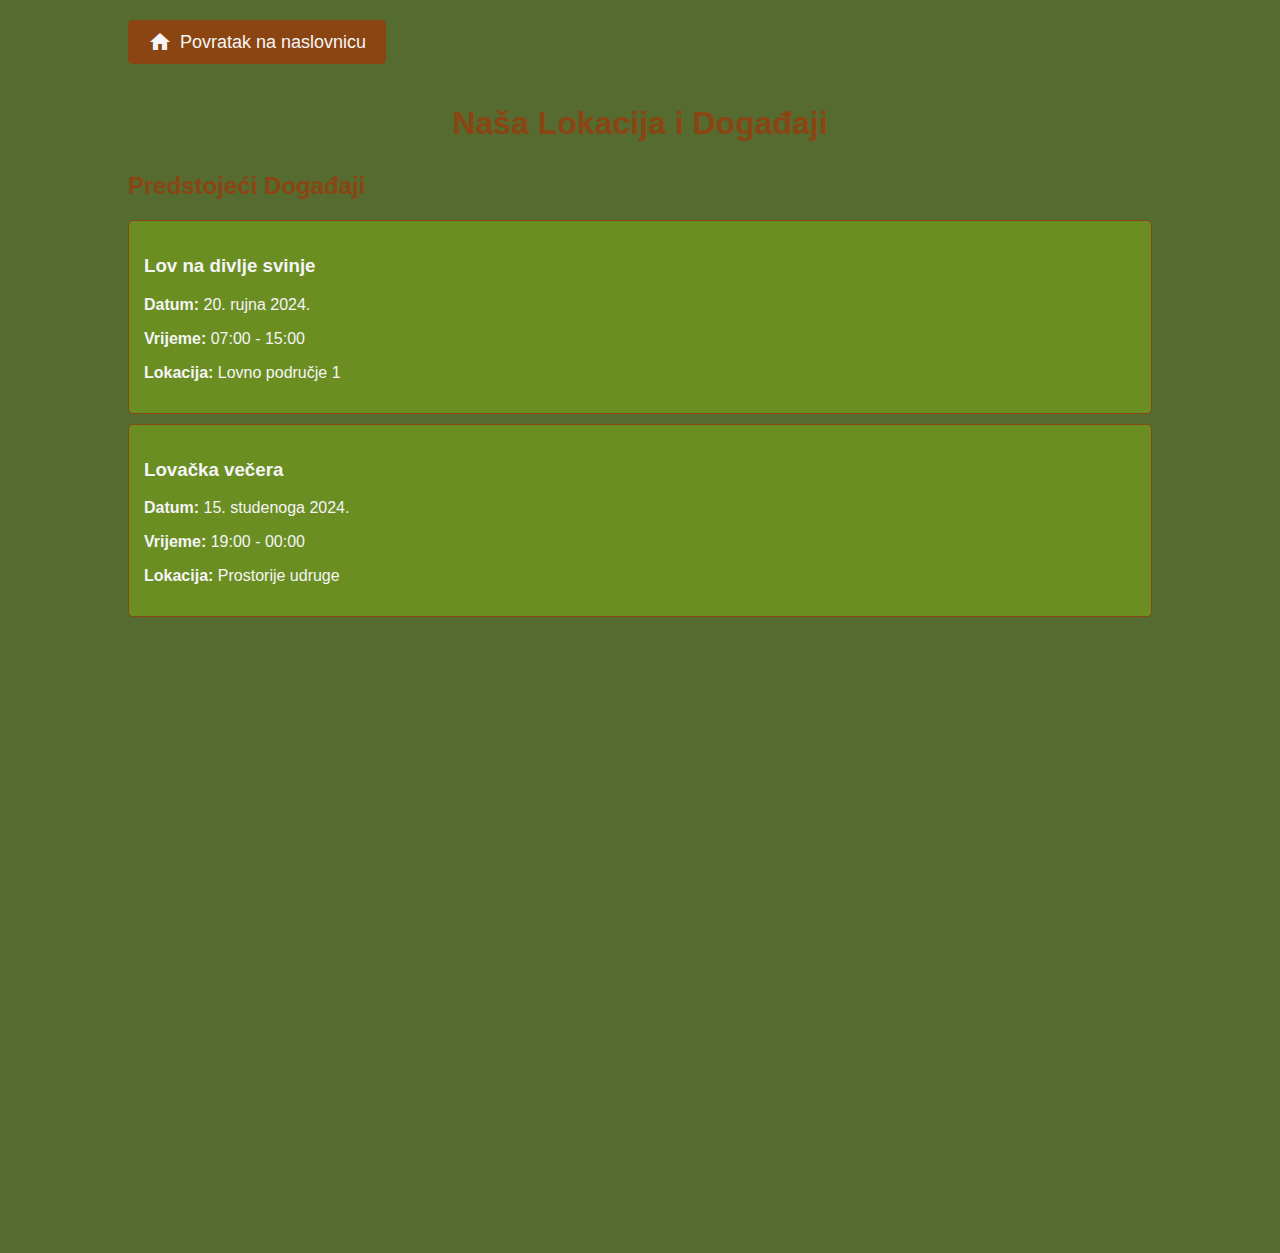
<file: Događanja.html>
<!DOCTYPE html>
<html lang="hr">
<head>
    <meta charset="UTF-8">
    <meta name="viewport" content="width=device-width, initial-scale=1.0">
    <title>Naša Lokacija i Događaji</title>
    <link rel="stylesheet" href="https://fonts.googleapis.com/icon?family=Material+Icons">
    <style>
        body {
            background-color: #556B2F; 
            font-family: Arial, sans-serif;
            color: #F5F5F5; 
            margin: 0;
            padding: 0;
        }

        .container {
            width: 80%;
            margin: 0 auto;
            padding: 20px;
        }

        h1 {
            color: #8B4513; 
            text-align: center;
            margin-bottom: 30px;
        }

        .back-button {
            display: inline-flex;
            align-items: center;
            padding: 10px 20px;
            background-color: #8B4513; 
            color: #F5F5F5; 
            text-decoration: none;
            border-radius: 5px;
            font-size: 18px;
            margin-bottom: 20px;
            transition: background-color 0.3s ease;
        }

        .back-button:hover {
            background-color: #6e8f36; 
        }
        .back-button i {
            margin-right: 8px; 
        }
        .event-list {
            margin-bottom: 40px;
        }

        .event-list h2 {
            color: #8B4513; 
            margin-bottom: 20px;
        }

        .event {
            background-color: #6B8E23;
            border: 1px solid #8B4513; 
            border-radius: 5px;
            padding: 15px;
            margin-bottom: 10px;
        }

        .map-container {
            position: relative;
            overflow: hidden;
            padding-top: 56.25%; 
            height: 0;
        }

        .map-container iframe {
            position: absolute;
            top: 0;
            left: 0;
            width: 100%;
            height: 100%;
        }
    </style>
</head>
<body>
    <div class="container">
        <a href="index.html" class="back-button">
            <i class="material-icons">home</i> Povratak na naslovnicu
        </a>

        <h1>Naša Lokacija i Događaji</h1>

        
        <div class="event-list">
            <h2>Predstojeći Događaji</h2>
            <div class="event">
                <h3>Lov na divlje svinje</h3>
                <p><strong>Datum:</strong> 20. rujna 2024.</p>
                <p><strong>Vrijeme:</strong> 07:00 - 15:00</p>
                <p><strong>Lokacija:</strong> Lovno područje 1</p>
            </div>
            <div class="event">
                <h3>Lovačka večera</h3>
                <p><strong>Datum:</strong> 15. studenoga 2024.</p>
                <p><strong>Vrijeme:</strong> 19:00 - 00:00</p>
                <p><strong>Lokacija:</strong> Prostorije udruge</p>
            </div>
            
        </div>

        <!-- Uključivanje Google karte -->
        <div class="map-container">
            <iframe src="https://www.google.com/maps/embed?pb=!1m18!1m12!1m3!1d12345!2d15.0000000!3d45.0000000!2m3!1f0!2f0!3f0!3m2!1i1024!2i768!4f13.1!3m3!1m2!1s0x0%3A0x0!2sStjepana%20Radi%C4%87a%2069A%2C%20Rajevo%20Selo!5e0!3m2!1sen!2sus!4v1631540632820" style="border:0;" allowfullscreen="" loading="lazy"></iframe>
        </div>
    </div>

    <script src="https://fonts.googleapis.com/icon?family=Material+Icons"></script>
</body>
</html>
</file>
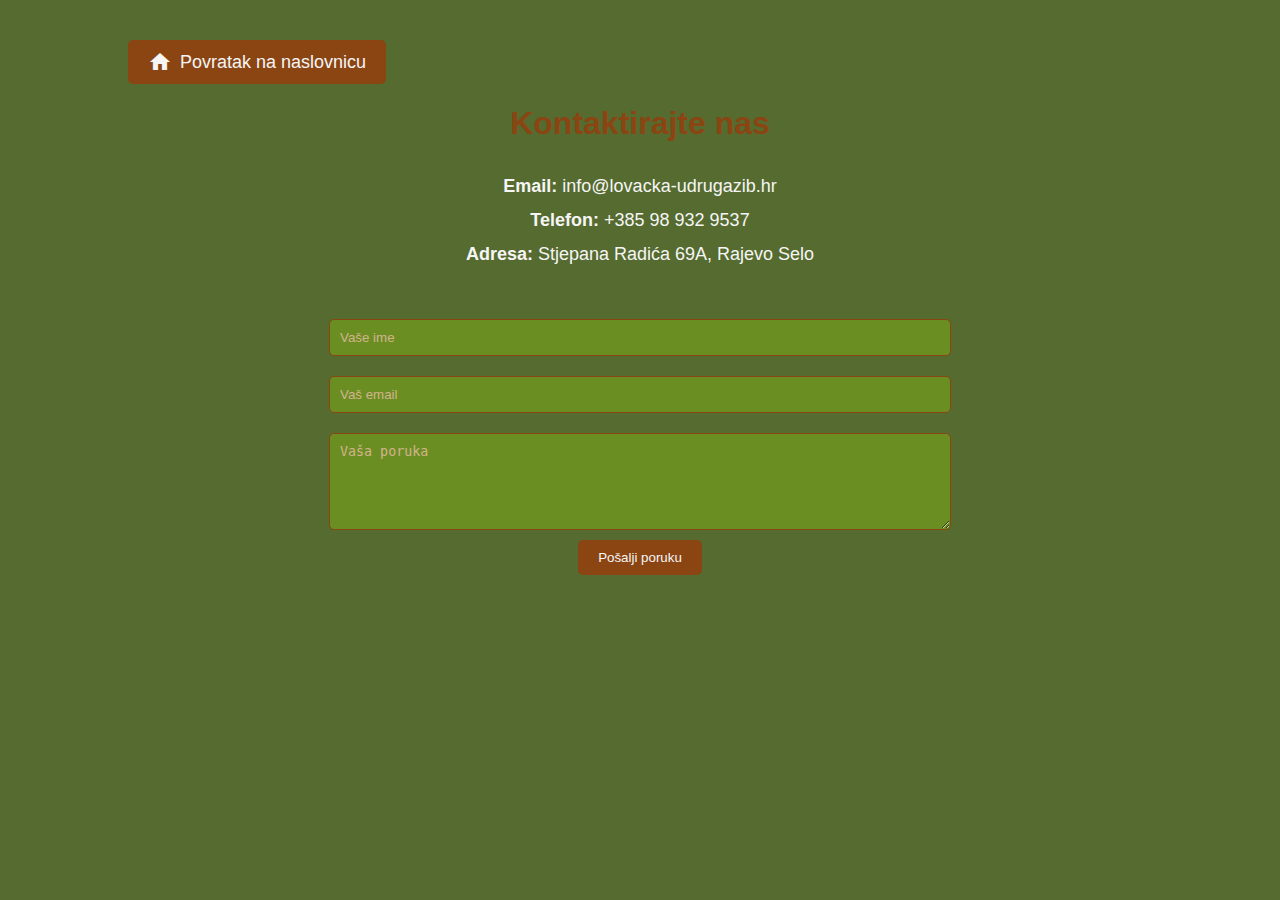
<file: Kontakt.html>
<!DOCTYPE html>
<html lang="hr">
<head>
    <meta charset="UTF-8">
    <meta name="viewport" content="width=device-width, initial-scale=1.0">
    <title>Kontaktirajte nas</title>
    <!-- Google Material Icons -->
    <link rel="stylesheet" href="https://fonts.googleapis.com/icon?family=Material+Icons">
    <style>
        body {
            background-color: #556B2F; 
            font-family: Arial, sans-serif;
            color: #F5F5F5; 
            margin: 0;
            padding: 0;
        }

        .container {
            width: 80%;
            margin: 0 auto;
            padding: 20px;
        }

        h1 {
            color: #8B4513; 
            text-align: center;
            margin-bottom: 30px;
        }

        .contact-info {
            text-align: center;
            margin-bottom: 40px;
        }

        .contact-info p {
            font-size: 18px;
            line-height: 1.6;
        }

        .contact-form {
            display: flex;
            flex-direction: column;
            align-items: center;
        }

        .contact-form input,
        .contact-form textarea {
            width: 100%;
            max-width: 600px;
            padding: 10px;
            margin: 10px 0;
            background-color: #6B8E23; 
            border: 1px solid #8B4513; 
            color: #F5F5F5; 
            border-radius: 5px;
        }

        .contact-form input::placeholder,
        .contact-form textarea::placeholder {
            color: #D2B48C; 
        }

        .contact-form button {
            background-color: #8B4513; 
            color: #F5F5F5;
            padding: 10px 20px;
            border: none;
            border-radius: 5px;
            cursor: pointer;
            transition: background-color 0.3s ease;
        }

        .contact-form button:hover {
            background-color: #6e8f36;
        }

       
        .contact-info {
            margin-bottom: 40px;
        }

        .contact-info p {
            margin: 5px 0;
        }

        
        #success-message {
            display: none;
            margin-top: 20px;
            color: #4CAF50; 
            font-size: 18px;
            text-align: center;
        }

        
        .back-button {
            display: inline-flex;
            align-items: center;
            padding: 10px 20px;
            background-color: #8B4513; 
            color: #F5F5F5; 
            text-decoration: none;
            border-radius: 5px;
            font-size: 18px;
            margin-top: 20px;
            transition: background-color 0.3s ease;
        }

        .back-button:hover {
            background-color: #6e8f36; 
        }

        .back-button i {
            margin-right: 8px; 
        }

        @media (max-width: 600px) {
            .contact-form input, 
            .contact-form textarea {
                width: 100%;
            }
        }
    </style>
</head>
<body>
    <div class="container">
       
        <a href="index.html".html" class="back-button">
            <i class="material-icons">home</i> Povratak na naslovnicu
        </a>

        <h1>Kontaktirajte nas</h1>

        <div class="contact-info">
            <p><strong>Email:</strong> info@lovacka-udrugazib.hr</p>
            <p><strong>Telefon:</strong> +385 98 932 9537</p>
            <p><strong>Adresa:</strong> Stjepana Radića 69A, Rajevo Selo</p>
        </div>

        <form class="contact-form" id="contactForm">
            <input type="text" id="name" placeholder="Vaše ime" required>
            <input type="email" id="email" placeholder="Vaš email" required>
            <textarea id="message" rows="5" placeholder="Vaša poruka" required></textarea>
            <button type="submit">Pošalji poruku</button>
        </form>

       
        <div id="success-message">Poruka je poslana! Hvala Vam što ste kontaktirali lovačku udrugu ZIB.</div>
    </div>

    <script>
        
        const contactForm = document.getElementById('contactForm');
        const nameInput = document.getElementById('name');
        const emailInput = document.getElementById('email');
        const messageInput = document.getElementById('message');
        const successMessage = document.getElementById('success-message');

        contactForm.addEventListener('submit', function(event) {
            event.preventDefault(); 

           
            if (nameInput.value.trim() === '' || emailInput.value.trim() === '' || messageInput.value.trim() === '') {
                alert('Molimo ispunite sva polja!');
                return;
            }

            
            successMessage.style.display = 'block';

            
            contactForm.reset();
        });
    </script>
</body>
</html>
</file>
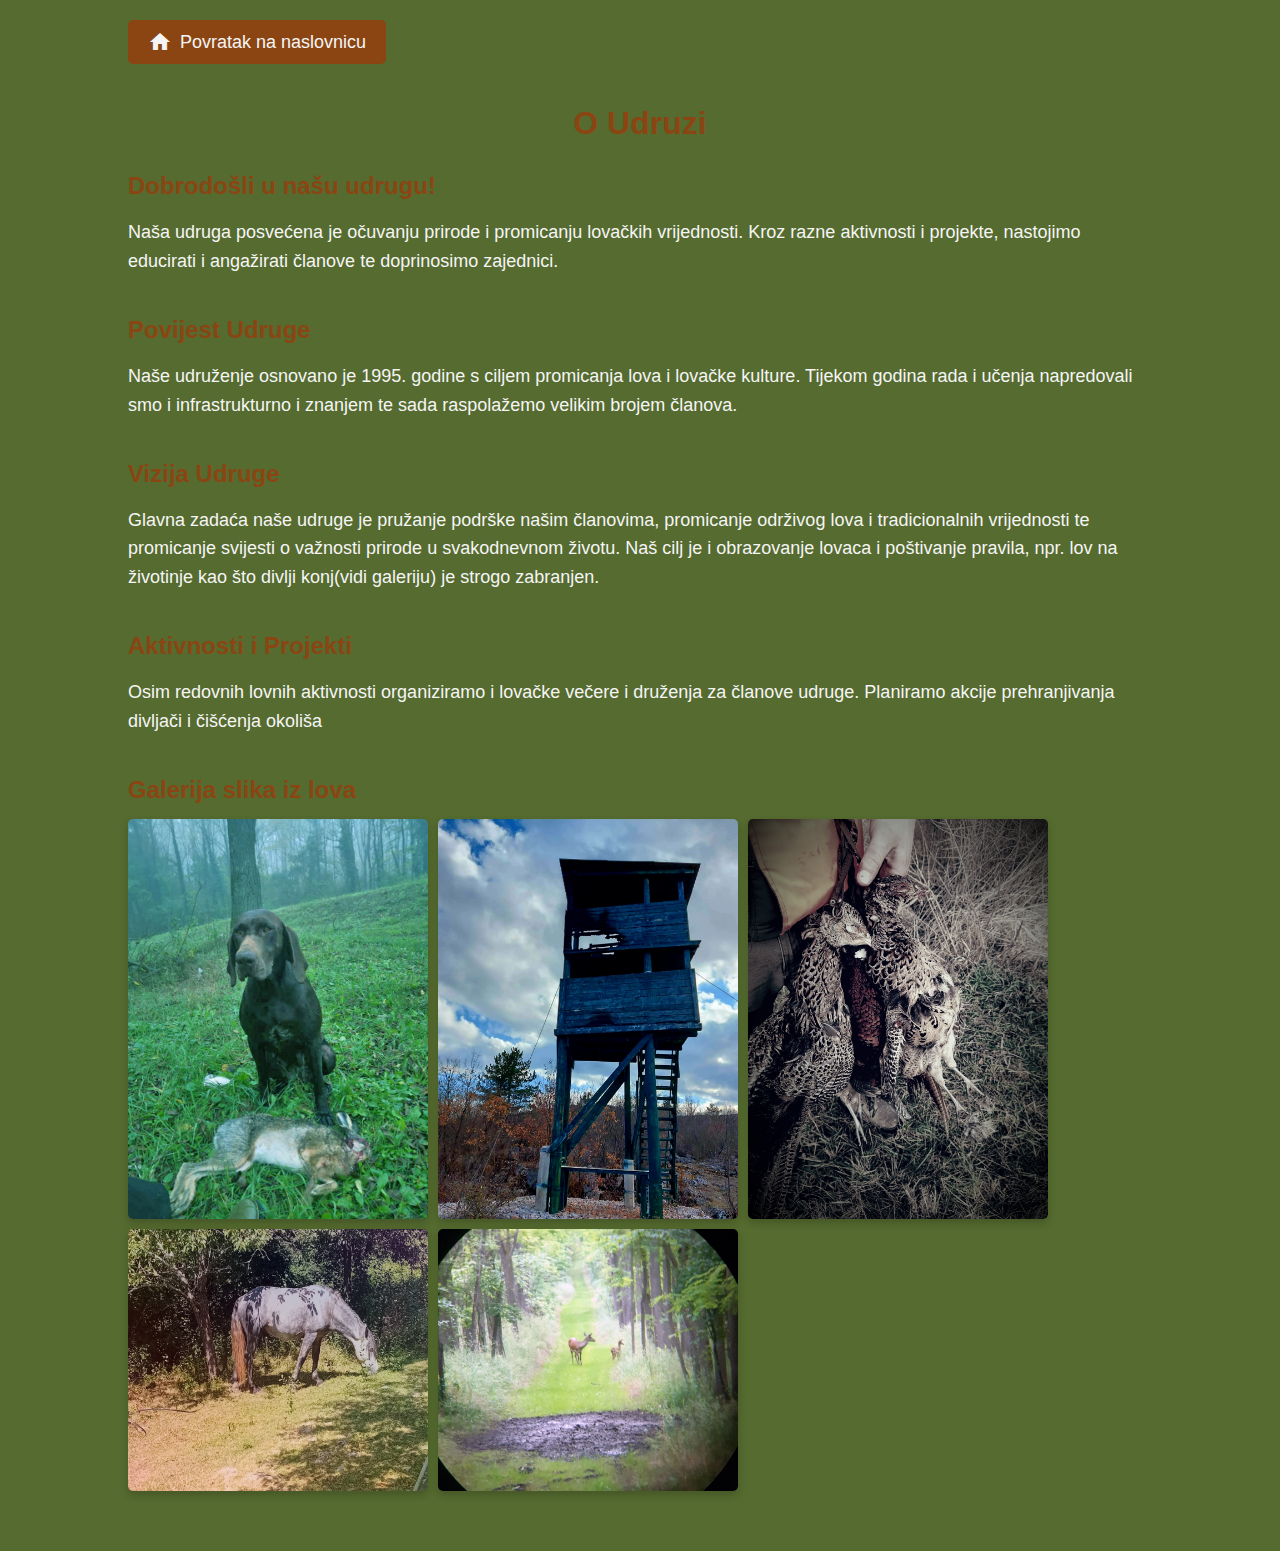
<file: O Udruzi.html>
<!DOCTYPE html>
<html lang="hr">
<head>
    <meta charset="UTF-8">
    <meta name="viewport" content="width=device-width, initial-scale=1.0">
    <title>O Udruzi</title>
    <link rel="stylesheet" href="https://fonts.googleapis.com/icon?family=Material+Icons">
    <style>
        body {
            background-color: #556B2F; 
            font-family: Arial, sans-serif;
            color: #F5F5F5; 
            margin: 0;
            padding: 0;
        }

        .container {
            width: 80%;
            margin: 0 auto;
            padding: 20px;
        }

        h1 {
            color: #8B4513; 
            text-align: center;
            margin-bottom: 30px;
        }

        .back-button {
            display: inline-flex;
            align-items: center;
            padding: 10px 20px;
            background-color: #8B4513; 
            color: #F5F5F5;
            text-decoration: none;
            border-radius: 5px;
            font-size: 18px;
            margin-bottom: 20px;
            transition: background-color 0.3s ease;
        }

        .back-button:hover {
            background-color: #6e8f36; 
        }

        .back-button i {
            margin-right: 8px; 
        }

        .section {
            margin-bottom: 40px;
        }

        .section h2 {
            color: #8B4513; 
            margin-bottom: 15px;
        }

        .section p {
            font-size: 18px;
            line-height: 1.6;
        }

        .gallery {
            display: flex;
            flex-wrap: wrap;
            gap: 10px;
        }

        .gallery img {
            width: 100%;
            max-width: 300px;
            height: auto;
            border-radius: 5px;
            box-shadow: 0 4px 8px rgba(0, 0, 0, 0.2);
        }

        @media (max-width: 600px) {
            .gallery {
                flex-direction: column;
                align-items: center;
            }
        }
    </style>
</head>
<body>
    <div class="container">
        <a href="index.html" class="back-button">
            <i class="material-icons">home</i> Povratak na naslovnicu
        </a>

        <h1>O Udruzi</h1>

        <div class="section">
            <h2>Dobrodošli u našu udrugu!</h2>
            <p>Naša udruga posvećena je očuvanju prirode i promicanju lovačkih vrijednosti. Kroz razne aktivnosti i projekte, nastojimo educirati i angažirati članove te doprinosimo zajednici.</p>
        </div>

        <div class="section">
            <h2>Povijest Udruge</h2>
            <p>Naše udruženje osnovano je 1995. godine s ciljem promicanja lova i lovačke kulture. Tijekom godina rada i učenja napredovali smo i infrastrukturno i znanjem te sada raspolažemo velikim brojem članova.</p>
        </div>

        <div class="section">
            <h2>Vizija Udruge</h2>
            <p>Glavna zadaća naše udruge je pružanje podrške našim članovima, promicanje održivog lova i tradicionalnih vrijednosti te promicanje svijesti o važnosti prirode u svakodnevnom životu. Naš cilj je i obrazovanje lovaca i poštivanje pravila, npr. lov na životinje kao što  divlji konj(vidi galeriju) je strogo zabranjen.</p>
        </div>

        <div class="section">
            <h2>Aktivnosti i Projekti</h2>
            <p>Osim redovnih lovnih aktivnosti organiziramo i lovačke večere i druženja za članove udruge. Planiramo akcije prehranjivanja divljači i čišćenja okoliša</p>
        </div>

        <div class="section">
            <h2>Galerija slika iz lova</h2>
            <div class="gallery">
                <img src="pticar.jpg" alt="ovo je pas pticar">
                <img src="ceka.jpg" alt="ceka">
                <img src="fazani.jpg" alt="ulovljeni fazani">
                <img src="divlji_konj_autorska.jpg" alt="lov na konje zabranjen">
                 <img src="jelen.jpg" alt="jelen i lane">
                
            </div>
        </div>

    <script src="https://fonts.googleapis.com/icon?family=Material+Icons"></script>
</body>
</html>
</file>
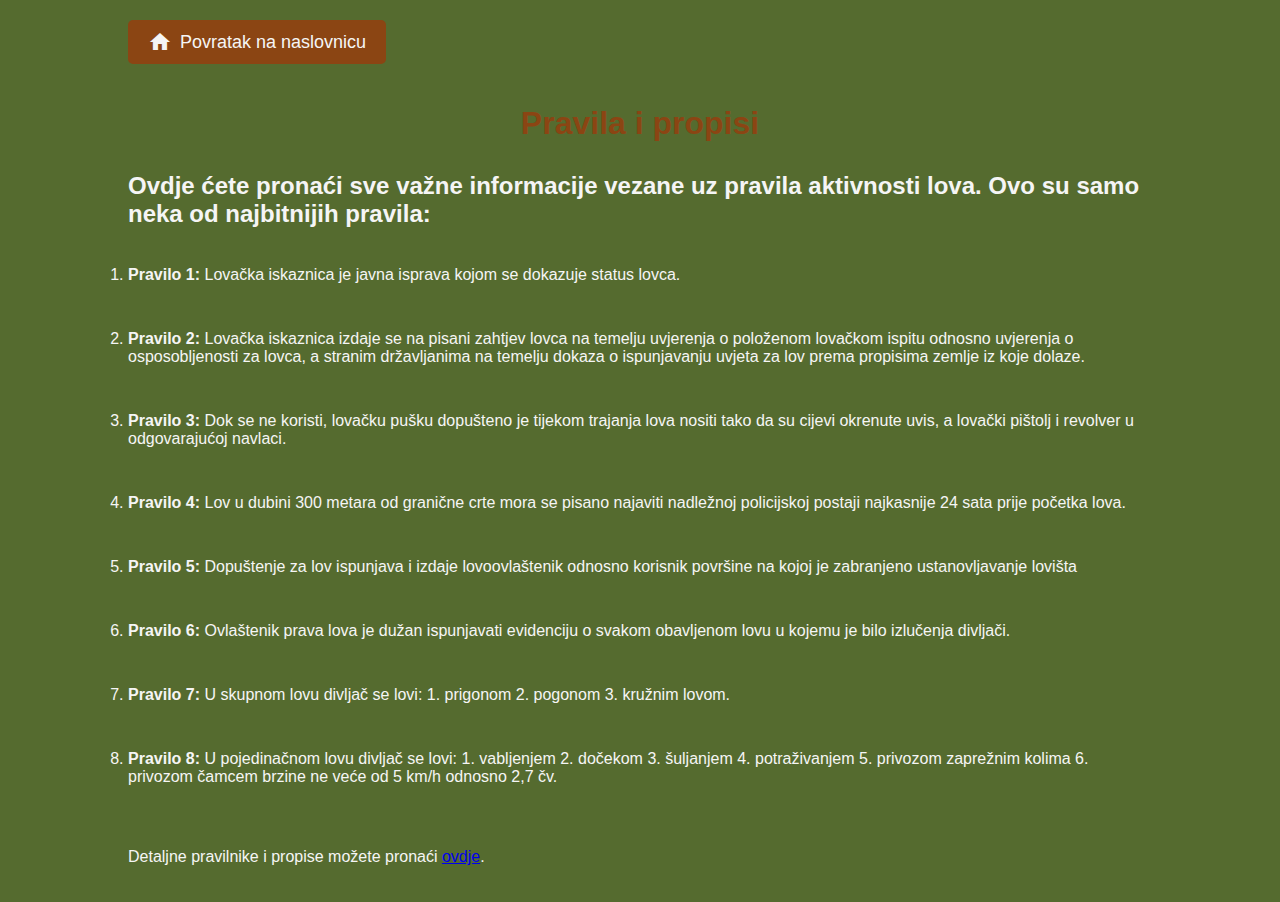
<file: Pravila i Propisi.html>
<!DOCTYPE html>
<html lang="hr">
<head>
    <meta charset="UTF-8">
    <meta name="viewport" content="width=device-width, initial-scale=1.0">
    <title>Pravila i propisi</title>
    <link rel="stylesheet" href="https://fonts.googleapis.com/icon?family=Material+Icons">
    <style>
        body {
            background-color: #556B2F; 
            font-family: Arial, sans-serif;
            color: #F5F5F5; 
            margin: 0;
            padding: 0;
        }

        .container {
            width: 80%;
            margin: 0 auto;
            padding: 20px;
        }

        h1 {
            color: #8B4513; 
            text-align: center;
            margin-bottom: 30px;
        }

        .rule-list {
            list-style-type: decimal;
            margin: 0;
            padding: 0;
        }

        .rule-list li {
            margin-bottom: 10px;
        }

        .back-button {
            display: inline-flex;
            align-items: center;
            padding: 10px 20px;
            background-color: #8B4513;
            color: #F5F5F5; 
            text-decoration: none;
            border-radius: 5px;
            font-size: 18px;
            margin-bottom: 20px;
            transition: background-color 0.3s ease;
        }

        .back-button:hover {
            background-color: #6e8f36; 
        }

        .back-button i {
            margin-right: 8px; 
        }
    </style>
</head>
<body>
    <div class="container">
        
        <a href="index.html" class="back-button">
            <i class="material-icons">home</i> Povratak na naslovnicu
        </a>

        <h1>Pravila i propisi</h1>

        <h2>Ovdje ćete pronaći sve važne informacije vezane uz pravila aktivnosti lova. Ovo su samo neka od najbitnijih pravila:</h2><br>

        <ol class="rule-list">
            <li><strong>Pravilo 1:</strong>  Lovačka iskaznica je javna isprava kojom se dokazuje status lovca.</li><br><br>
            <li><strong>Pravilo 2:</strong>  Lovačka iskaznica izdaje se na pisani zahtjev lovca na temelju uvjerenja o položenom lovačkom ispitu odnosno uvjerenja o osposobljenosti za lovca, a stranim državljanima na temelju dokaza o ispunjavanju uvjeta za lov prema propisima zemlje iz koje dolaze.</li><br><br>
            <li><strong>Pravilo 3:</strong> Dok se ne koristi, lovačku pušku dopušteno je tijekom trajanja lova nositi tako da su cijevi okrenute uvis, a lovački pištolj i revolver u odgovarajućoj navlaci.</li><br><br>
            <li><strong>Pravilo 4:</strong> Lov u dubini 300 metara od granične crte mora se pisano najaviti nadležnoj policijskoj postaji najkasnije 24 sata prije početka lova. </li><br><br>
            <li><strong>Pravilo 5:</strong>  Dopuštenje za lov ispunjava i izdaje lovoovlaštenik odnosno korisnik površine na kojoj je zabranjeno ustanovljavanje lovišta</li><br><br> 
            <li><strong>Pravilo 6:</strong> Ovlaštenik prava lova je dužan ispunjavati evidenciju o svakom obavljenom lovu u kojemu je bilo izlučenja divljači.</li><br><br>
            <li><strong>Pravilo 7: </strong> U skupnom lovu divljač se lovi:

                1. prigonom
                
                2. pogonom
                
                3. kružnim lovom. </li><br><br>
            <li><strong>Pravilo 8: </strong> U pojedinačnom lovu divljač se lovi:

                1. vabljenjem
                
                2. dočekom
                
                3. šuljanjem
                
                4. potraživanjem
                
                5. privozom zaprežnim kolima
                
                6. privozom čamcem brzine ne veće od 5 km/h odnosno 2,7 čv.</li><br><br>
            
        </ol>
        <p>Detaljne pravilnike i propise možete pronaći <a href="https://hls.com.hr/en/o-nama/pravni-propisi/">ovdje</a>.</p>
    </div>
    
    

    <script src="https://fonts.googleapis.com/icon?family=Material+Icons"></script>
</body>
</html>
</file>
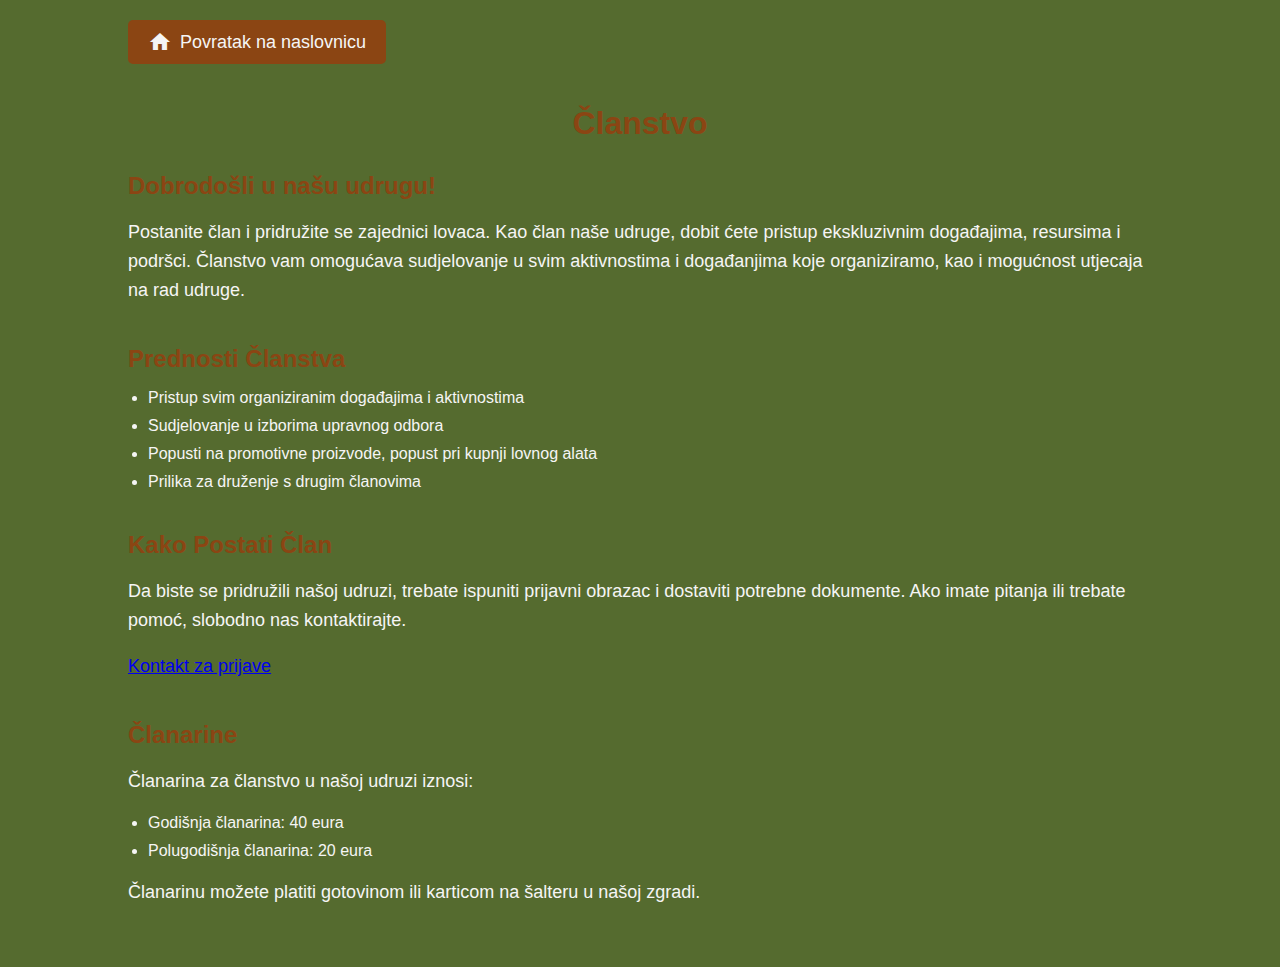
<file: Članstvo.html>
<!DOCTYPE html>
<html lang="hr">
<head>
    <meta charset="UTF-8">
    <meta name="viewport" content="width=device-width, initial-scale=1.0">
    <title>Članstvo</title>
    <link rel="stylesheet" href="https://fonts.googleapis.com/icon?family=Material+Icons">
    <style>
        body {
            background-color: #556B2F; /* Tamnozelena pozadina */
            font-family: Arial, sans-serif;
            color: #F5F5F5; /* Whitesmoke za tekst */
            margin: 0;
            padding: 0;
        }

        .container {
            width: 80%;
            margin: 0 auto;
            padding: 20px;
        }

        h1 {
            color: #8B4513; /* Smeđi naglasak za naslove */
            text-align: center;
            margin-bottom: 30px;
        }

        .back-button {
            display: inline-flex;
            align-items: center;
            padding: 10px 20px;
            background-color: #8B4513; /* Smeđi gumb */
            color: #F5F5F5; /* Whitesmoke tekst */
            text-decoration: none;
            border-radius: 5px;
            font-size: 18px;
            margin-bottom: 20px;
            transition: background-color 0.3s ease;
        }

        .back-button:hover {
            background-color: #6e8f36; /* Promjena boje na hover */
        }

        .back-button i {
            margin-right: 8px; /* Razmak između ikone i teksta */
        }

        .section {
            margin-bottom: 40px;
        }

        .section h2 {
            color: #8B4513; /* Smeđi naglasak za naslove sekcija */
            margin-bottom: 15px;
        }

        .section p {
            font-size: 18px;
            line-height: 1.6;
        }

        .section ul {
            list-style-type: disc;
            padding-left: 20px;
        }

        .section ul li {
            margin-bottom: 10px;
        }
    </style>
</head>
<body>
    <div class="container">
        <a href="index.html" class="back-button">
            <i class="material-icons">home</i> Povratak na naslovnicu
        </a>

        <h1>Članstvo</h1>

        
        <div class="section">
            <h2>Dobrodošli u našu udrugu!</h2>
            <p>Postanite član i pridružite se zajednici lovaca. Kao član naše udruge, dobit ćete pristup ekskluzivnim događajima, resursima i podršci. Članstvo vam omogućava sudjelovanje u svim aktivnostima i događanjima koje organiziramo, kao i mogućnost utjecaja na rad udruge.</p>
        </div>

        
        <div class="section">
            <h2>Prednosti Članstva</h2>
            <ul>
                <li>Pristup svim organiziranim događajima i aktivnostima</li>
                <li>Sudjelovanje u izborima upravnog odbora</li>
                <li>Popusti na promotivne proizvode, popust pri kupnji lovnog alata</li>
                <li>Prilika za druženje s drugim članovima</li>
            </ul>
        </div>

        
        <div class="section">
            <h2>Kako Postati Član</h2>
            <p>Da biste se pridružili našoj udruzi, trebate ispuniti prijavni obrazac i dostaviti potrebne dokumente. Ako imate pitanja ili trebate pomoć, slobodno nas kontaktirajte.</p>
            <p><a href="Kontakt.html">Kontakt za prijave</a></p>
        </div>

        <div class="section">
            <h2>Članarine</h2>
            <p>Članarina za članstvo u našoj udruzi iznosi:</p>
            <ul>
                <li>Godišnja članarina: 40 eura</li>
                <li>Polugodišnja članarina: 20 eura</li>
            </ul>
            <p>Članarinu možete platiti gotovinom ili karticom na šalteru u našoj zgradi.</p>
        </div>

    

    <script src="https://fonts.googleapis.com/icon?family=Material+Icons"></script>
</body>
</html>
</file>
